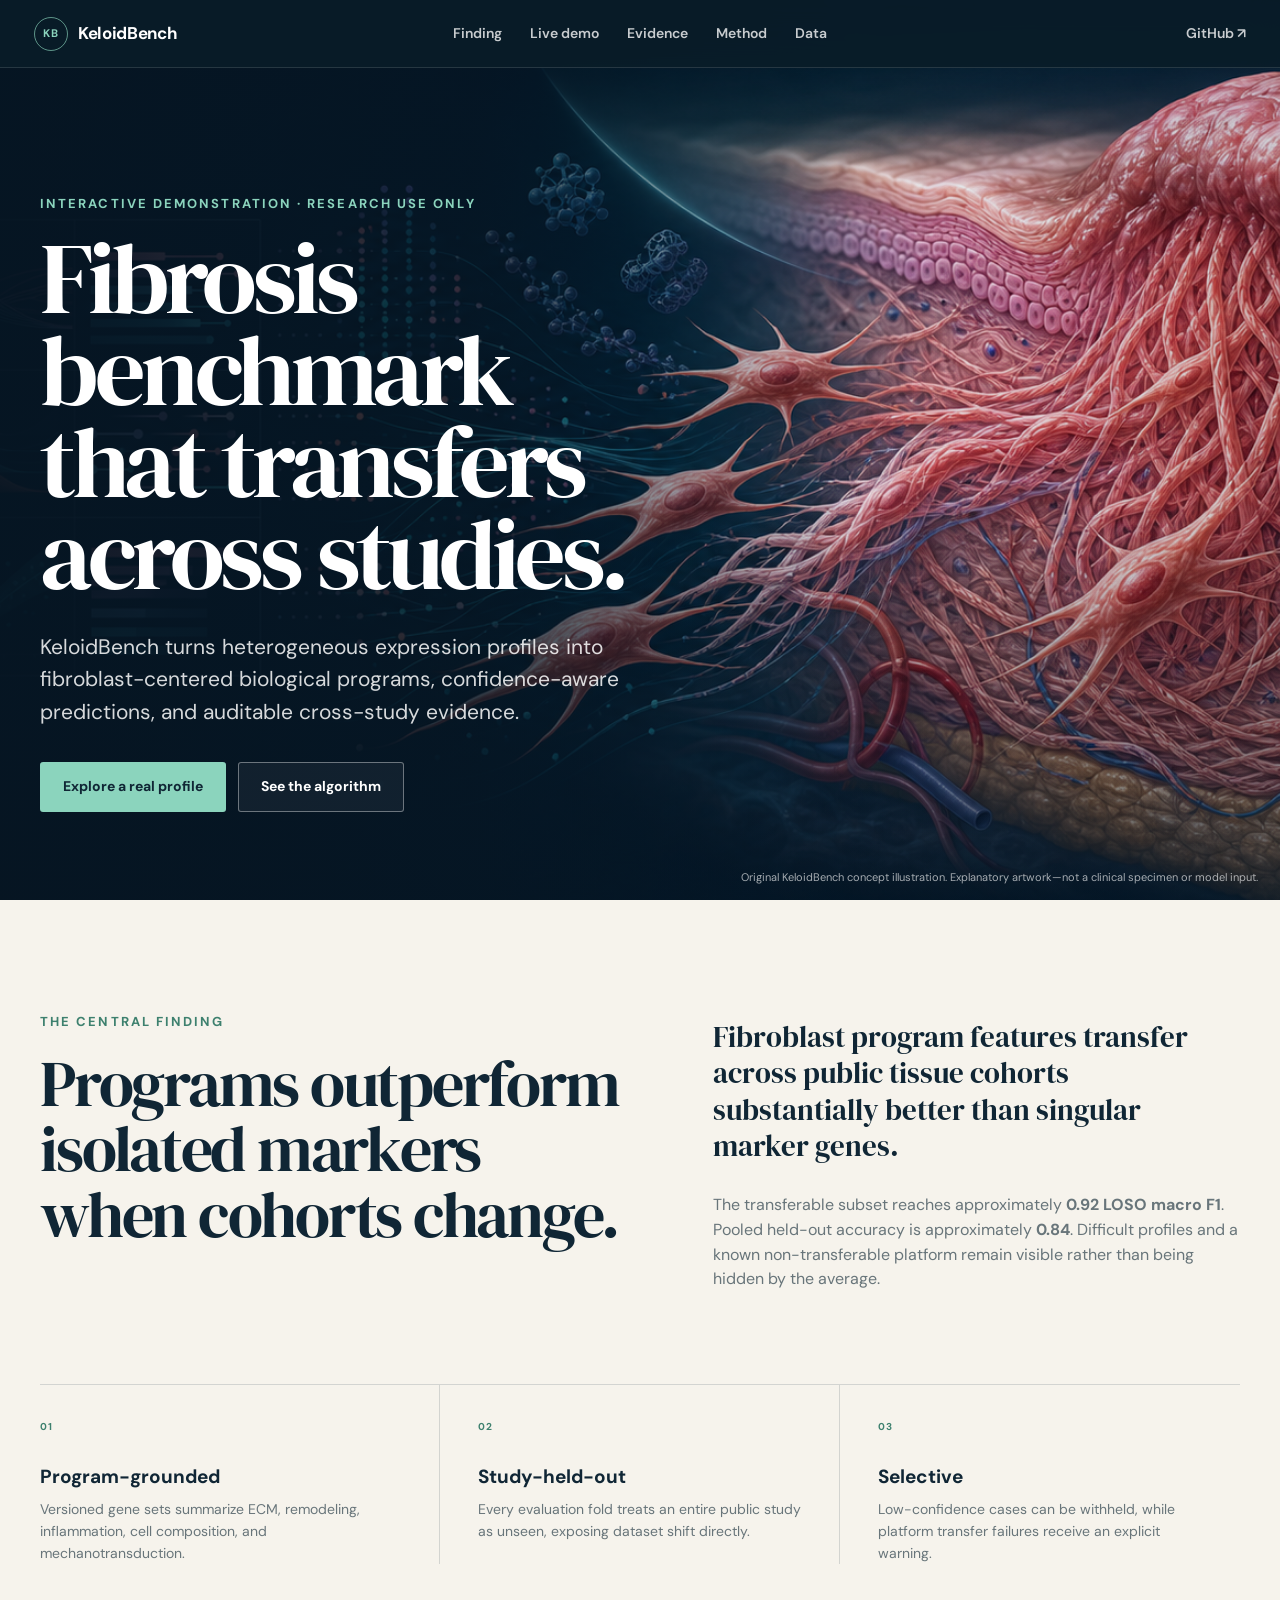
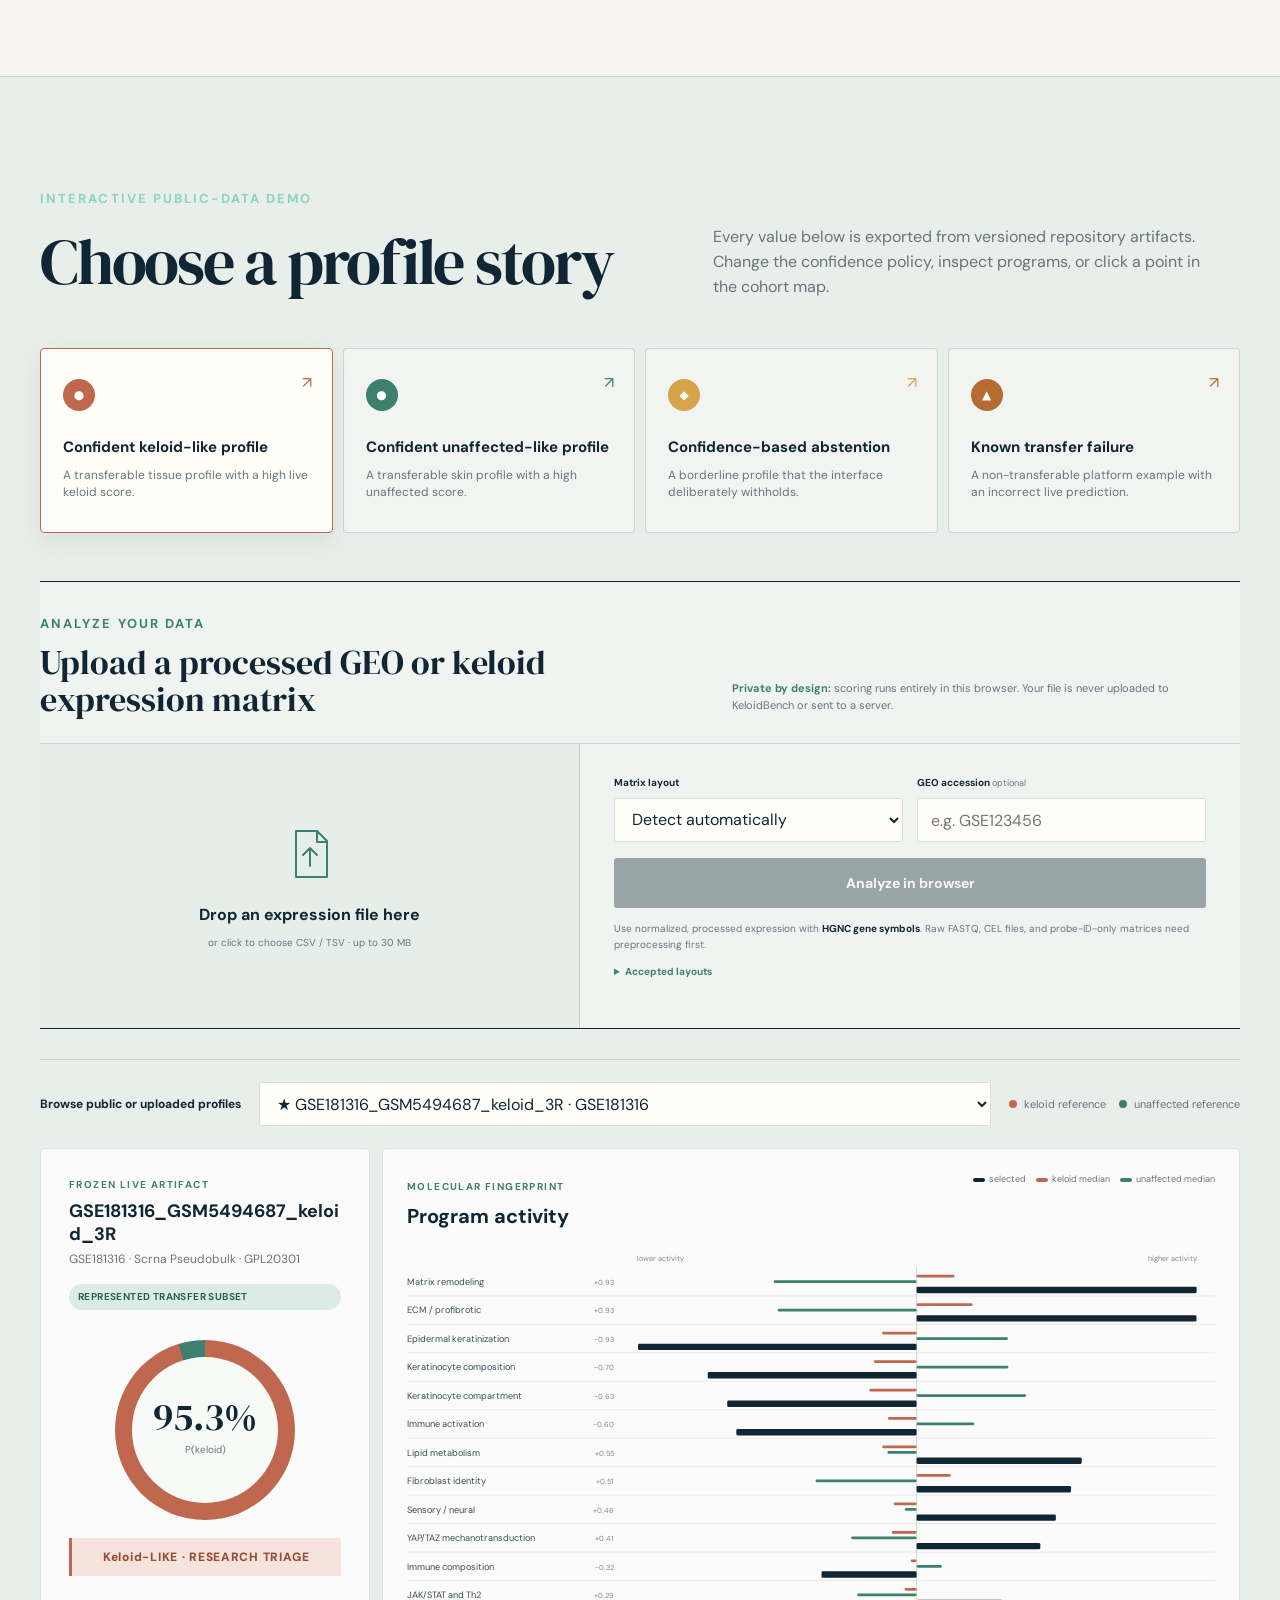
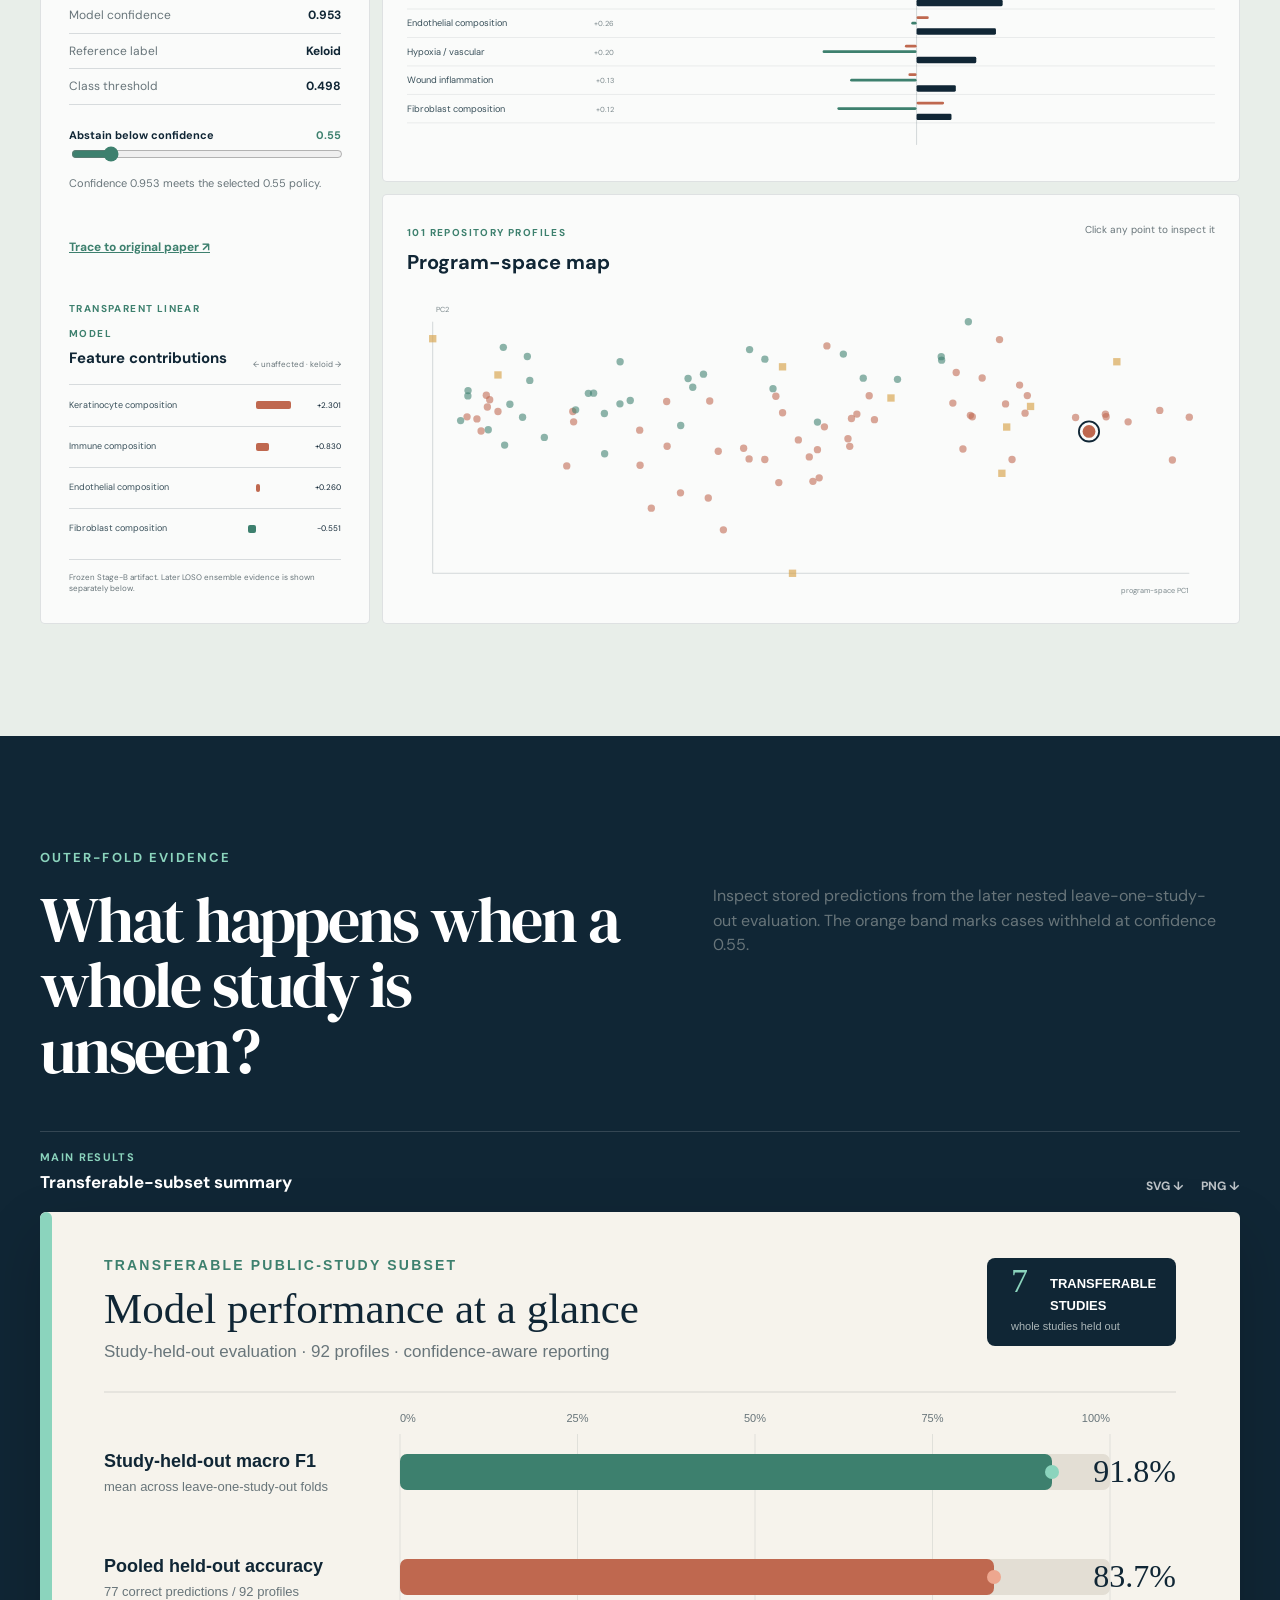
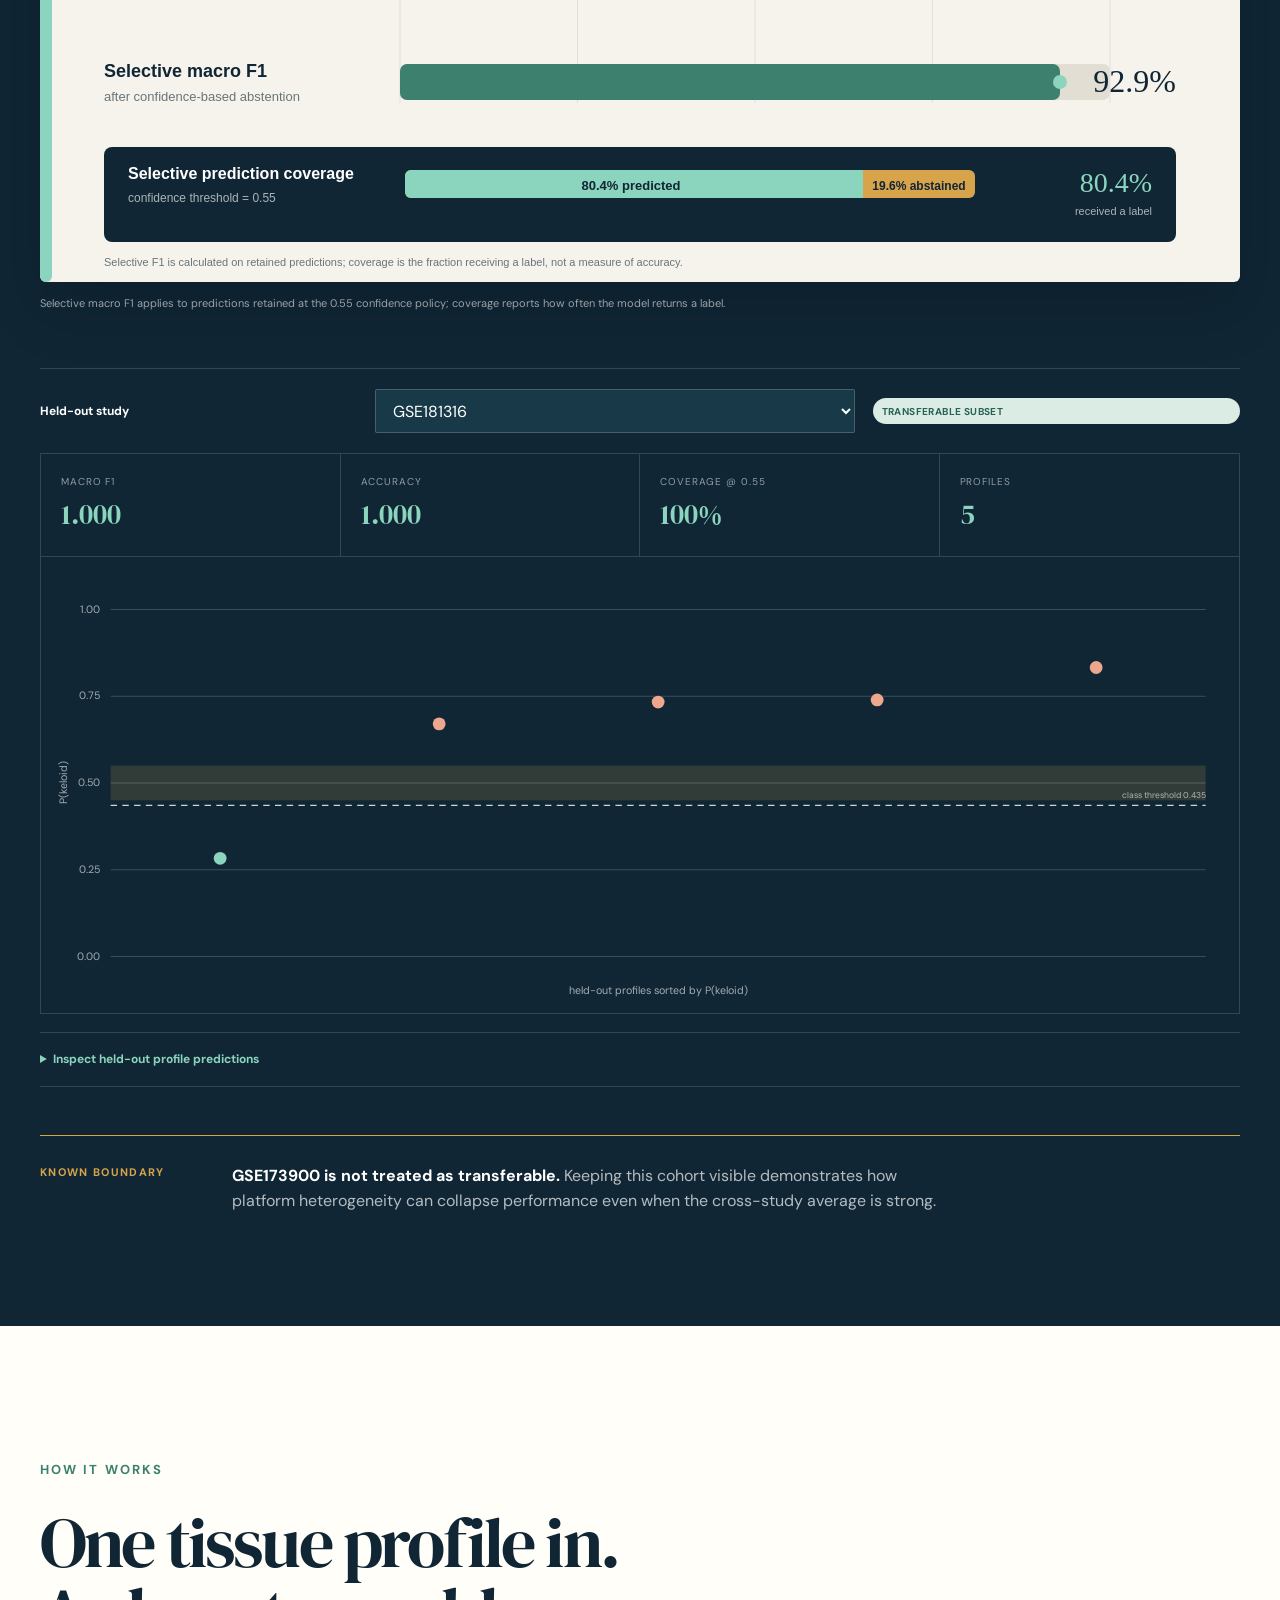
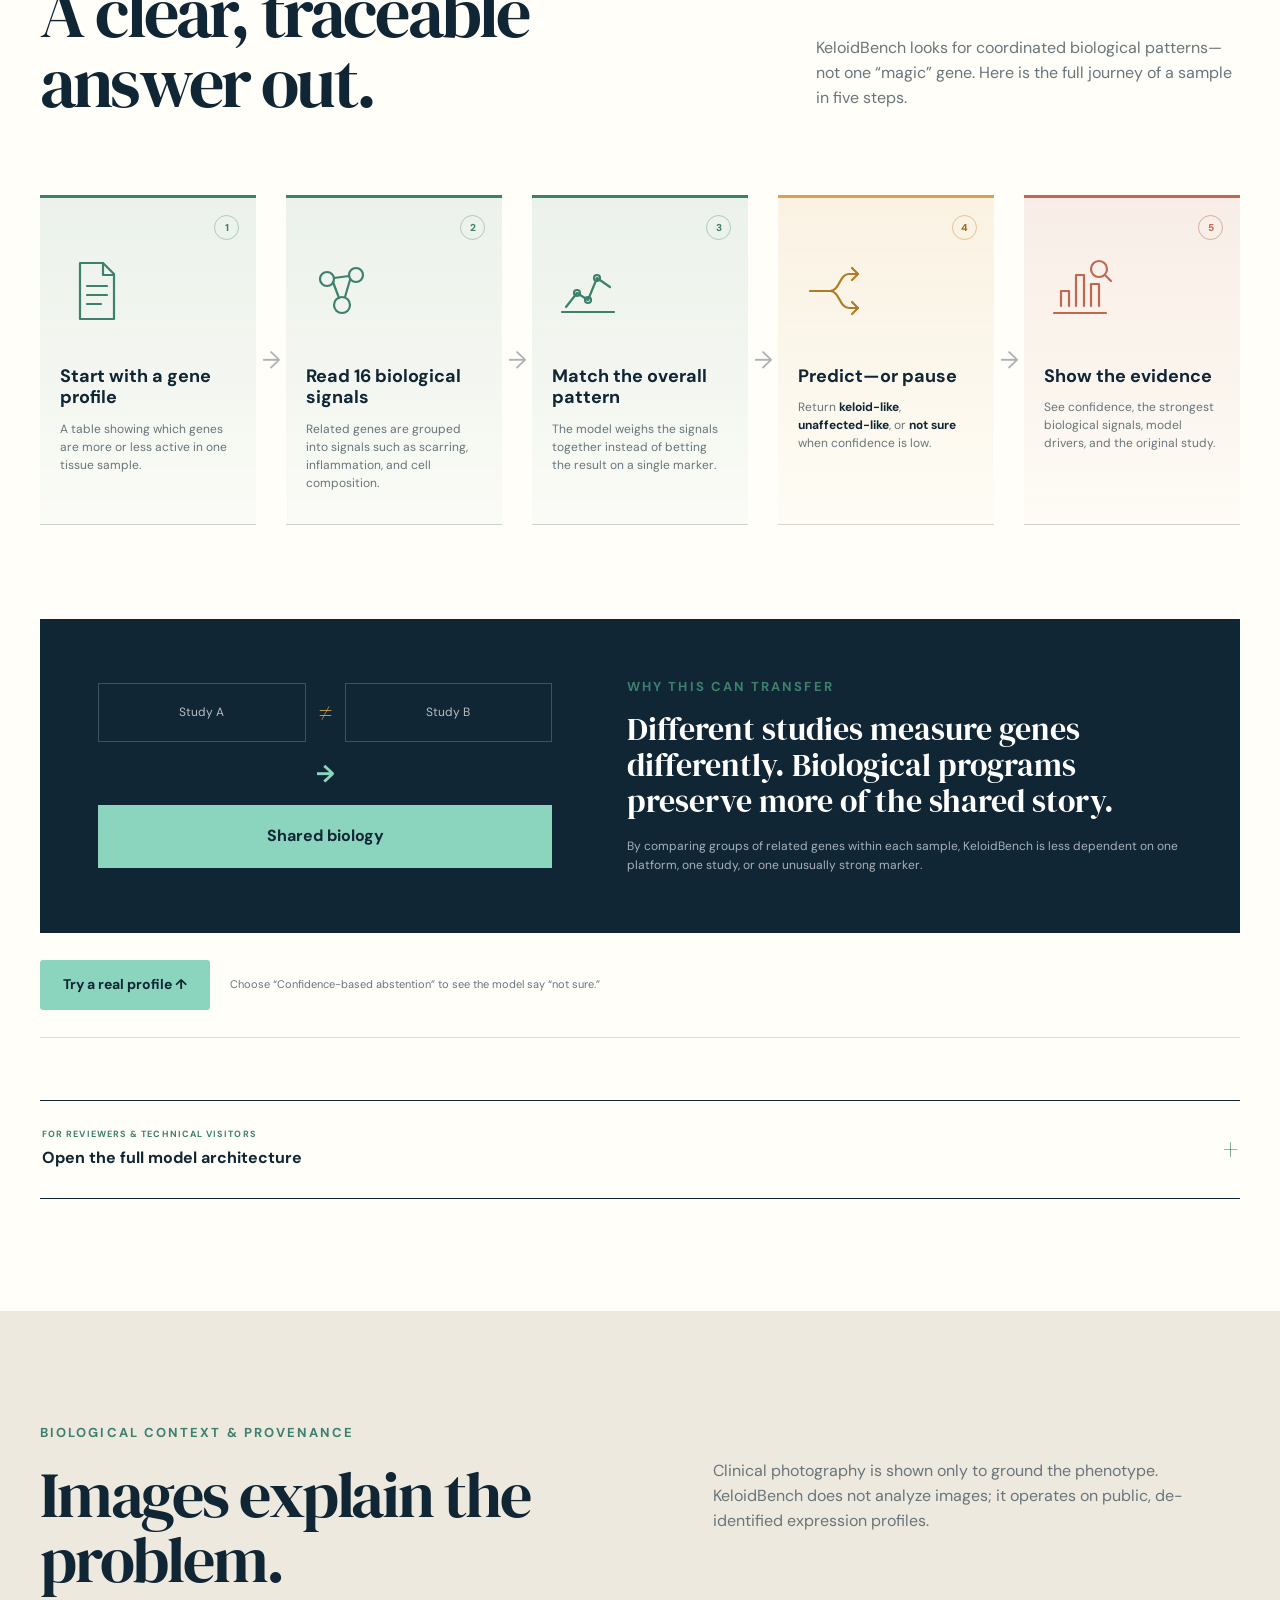
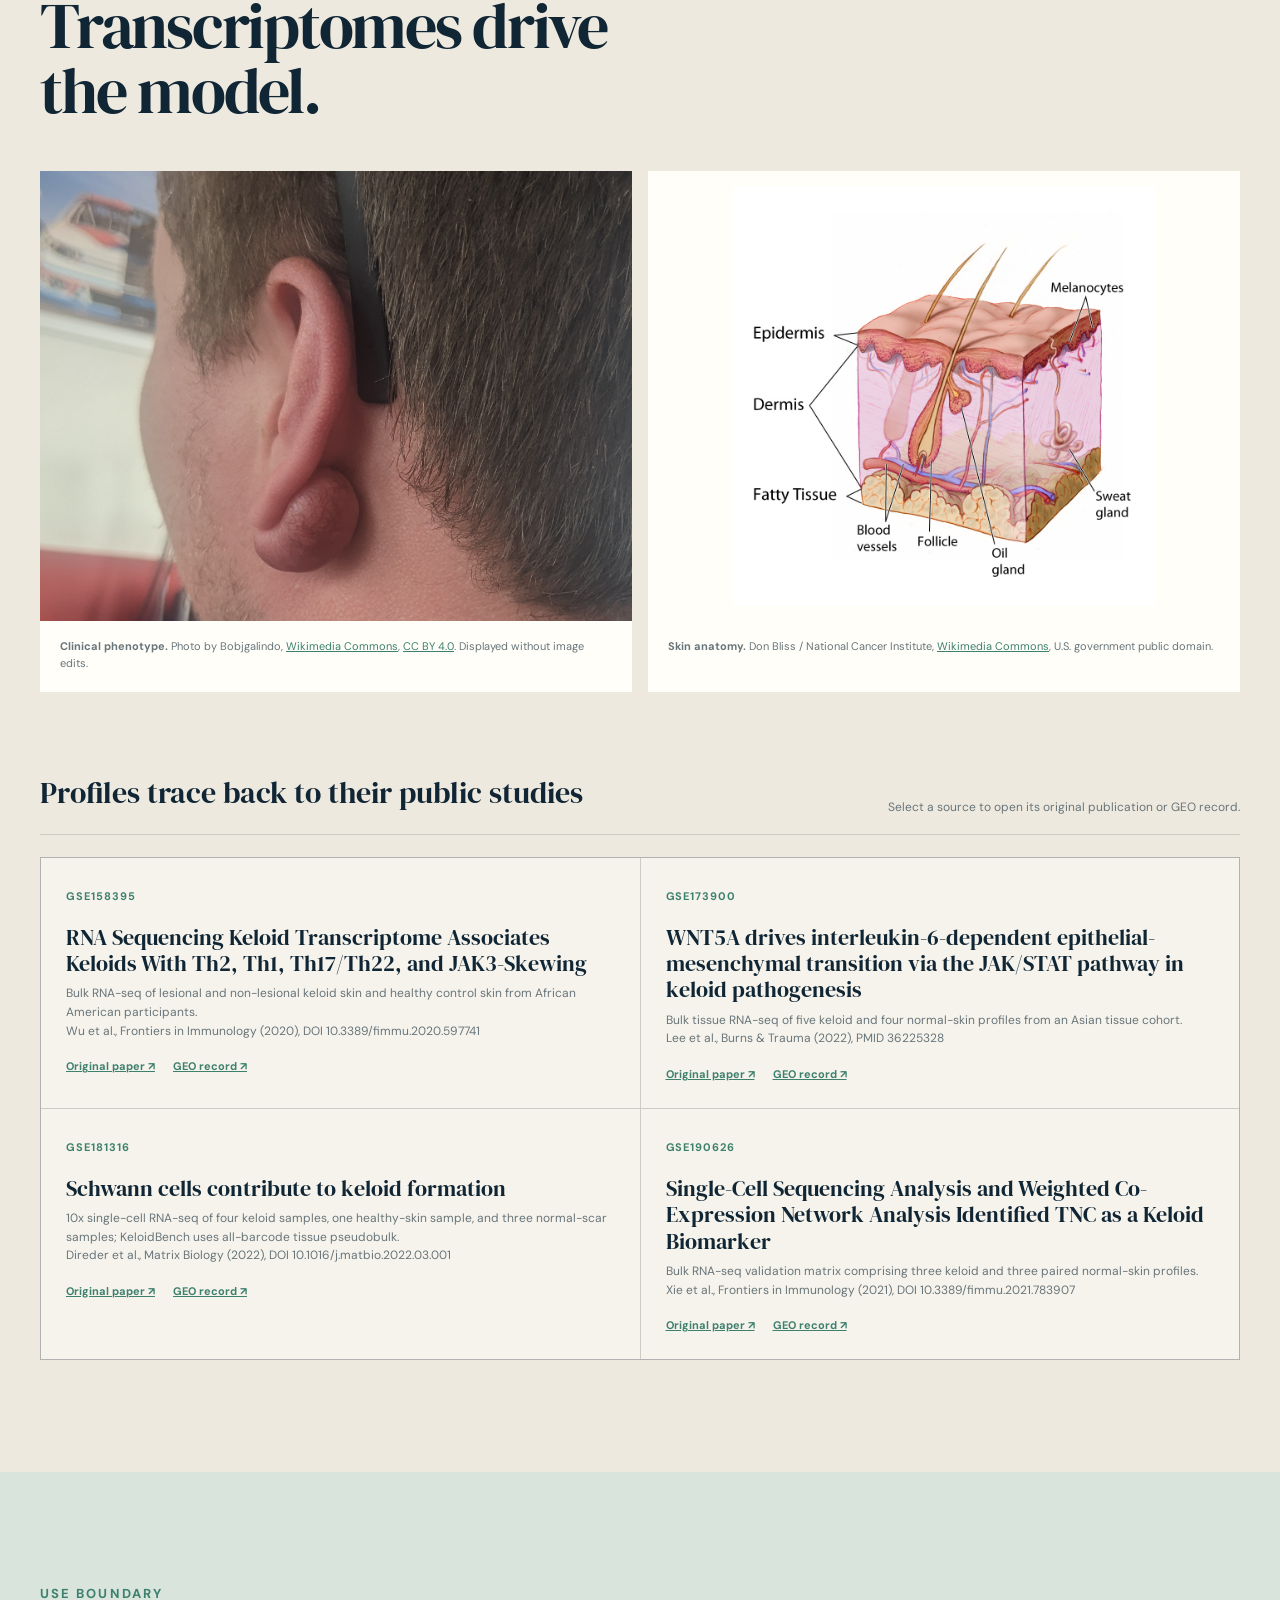
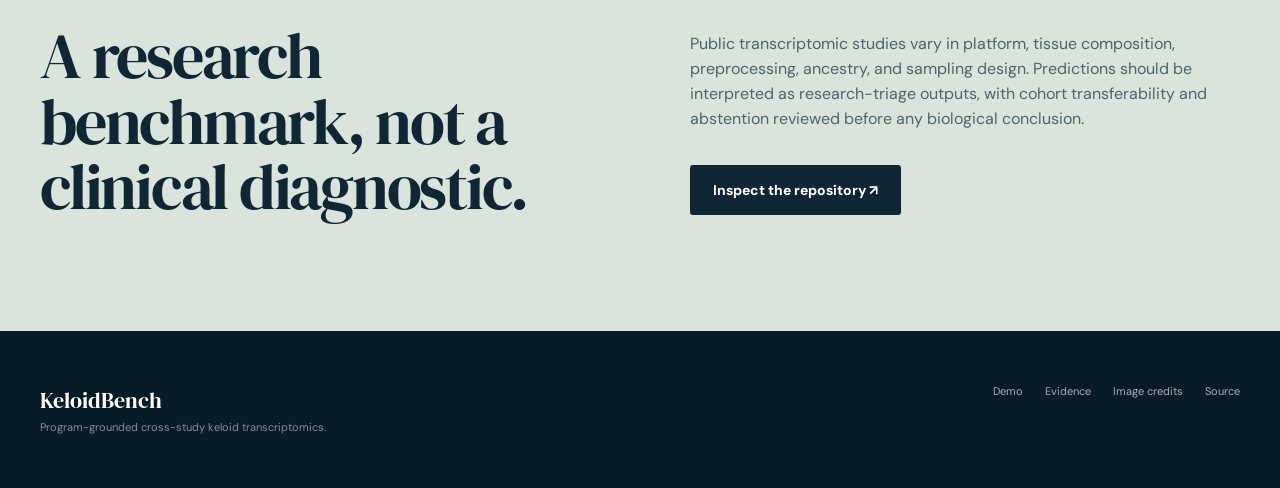
<file: index.html>
<!doctype html>
<html lang="en">
<head>
  <meta charset="utf-8">
  <meta name="viewport" content="width=device-width, initial-scale=1">
  <meta name="description" content="KeloidBench: an interactive, program-grounded benchmark for transferable keloid transcriptomic classification.">
  <meta name="theme-color" content="#102635">
  <title>KeloidBench · Program-grounded transcriptomic triage</title>
  <link rel="preconnect" href="https://fonts.googleapis.com">
  <link rel="preconnect" href="https://fonts.gstatic.com" crossorigin>
  <link href="https://fonts.googleapis.com/css2?family=DM+Sans:wght@400;500;600;700&amp;family=DM+Serif+Display&amp;display=swap" rel="stylesheet">
  <link rel="stylesheet" href="assets/css/styles.css?v=20260802-results">
  <link rel="icon" href="assets/images/favicon.svg" type="image/svg+xml">
</head>
<body>
  <header class="site-header">
    <a class="brand" href="#top" aria-label="KeloidBench home">
      <span class="brand-mark" aria-hidden="true">KB</span>
      <span>KeloidBench</span>
    </a>
    <nav aria-label="Primary navigation">
      <a href="#finding">Finding</a>
      <a href="#demo">Live demo</a>
      <a href="#evidence">Evidence</a>
      <a href="#method">Method</a>
      <a href="#provenance">Data</a>
    </nav>
    <a class="header-link" href="https://github.com/willibmwang/KeloidBench" target="_blank" rel="noreferrer">GitHub ↗</a>
  </header>

  <main id="top">
    <section class="hero" aria-labelledby="hero-title">
      <div class="hero-image" role="img" aria-label="Illustration of keloid skin, fibroblasts, collagen, and program-level data"></div>
      <div class="hero-shade"></div>
      <div class="hero-copy wrap">
        <p class="eyebrow">Interactive demonstration · research use only</p>
        <h1 id="hero-title">Fibrosis benchmark<br>that transfers across studies.</h1>
        <p class="hero-lede">KeloidBench turns heterogeneous expression profiles into fibroblast-centered biological programs, confidence-aware predictions, and auditable cross-study evidence.</p>
        <div class="hero-actions">
          <a class="button primary" href="#demo">Explore a real profile</a>
          <a class="button ghost" href="#method">See the algorithm</a>
        </div>
      </div>
      <p class="hero-credit">Original KeloidBench concept illustration. Explanatory artwork—not a clinical specimen or model input.</p>
    </section>

    <section class="section finding-section" id="finding">
      <div class="wrap split-heading">
        <div>
          <p class="eyebrow dark">The central finding</p>
          <h2>Programs outperform isolated markers when cohorts change.</h2>
        </div>
        <div class="finding-copy">
          <p class="lead">Fibroblast program features transfer across public tissue cohorts substantially better than singular marker genes.</p>
          <p>The transferable subset reaches approximately <strong>0.92 LOSO macro F1</strong>. Pooled held-out accuracy is approximately <strong>0.84</strong>. Difficult profiles and a known non-transferable platform remain visible rather than being hidden by the average.</p>
        </div>
      </div>
      <div class="wrap principle-row" aria-label="Design principles">
        <div><span>01</span><h3>Program-grounded</h3><p>Versioned gene sets summarize ECM, remodeling, inflammation, cell composition, and mechanotransduction.</p></div>
        <div><span>02</span><h3>Study-held-out</h3><p>Every evaluation fold treats an entire public study as unseen, exposing dataset shift directly.</p></div>
        <div><span>03</span><h3>Selective</h3><p>Low-confidence cases can be withheld, while platform transfer failures receive an explicit warning.</p></div>
      </div>
    </section>

    <section class="section demo-section" id="demo">
      <div class="wrap">
        <div class="section-heading">
          <div><p class="eyebrow">Interactive public-data demo</p><h2>Choose a profile story</h2></div>
          <p>Every value below is exported from versioned repository artifacts. Change the confidence policy, inspect programs, or click a point in the cohort map.</p>
        </div>

        <div class="story-grid" id="story-grid" aria-label="Curated examples"></div>

        <section class="upload-lab" id="upload-lab" aria-labelledby="upload-title">
          <div class="upload-heading">
            <div><p class="eyebrow dark">Analyze your data</p><h3 id="upload-title">Upload a processed GEO or keloid expression matrix</h3></div>
            <p><strong>Private by design:</strong> scoring runs entirely in this browser. Your file is never uploaded to KeloidBench or sent to a server.</p>
          </div>
          <div class="upload-workspace">
            <label class="file-drop" id="file-drop" for="expression-file">
              <input id="expression-file" class="visually-hidden" type="file" accept=".csv,.tsv,.txt,text/csv,text/tab-separated-values">
              <svg viewBox="0 0 64 64" aria-hidden="true"><path d="M18 9h21l10 10v36H18z"/><path d="M39 9v11h10M32 44V26M25 33l7-7 7 7"/></svg>
              <strong id="file-name">Drop an expression file here</strong>
              <span>or click to choose CSV / TSV · up to 30 MB</span>
            </label>
            <div class="upload-settings">
              <div class="upload-fields">
                <label for="matrix-orientation"><span>Matrix layout</span><select id="matrix-orientation"><option value="auto">Detect automatically</option><option value="samples_rows">Samples in rows</option><option value="genes_rows">Genes in rows</option></select></label>
                <label for="upload-accession"><span>GEO accession <i>optional</i></span><input id="upload-accession" type="text" placeholder="e.g. GSE123456" maxlength="32"></label>
              </div>
              <button id="analyze-upload" class="button upload-button" type="button" disabled>Analyze in browser</button>
              <p>Use normalized, processed expression with <strong>HGNC gene symbols</strong>. Raw FASTQ, CEL files, and probe-ID-only matrices need preprocessing first.</p>
              <details class="format-help"><summary>Accepted layouts</summary><code>sample_id,POSTN,COL1A1,KRT1,…<br>sample_01,8.2,7.1,3.4,…</code><code>gene_symbol,sample_01,sample_02,…<br>POSTN,8.2,6.1,…</code></details>
            </div>
          </div>
          <div id="upload-status" class="upload-status hidden" role="status" aria-live="polite"></div>
          <div id="upload-results" class="upload-results hidden">
            <div class="upload-results-heading"><div><span class="panel-kicker">Browser-scored profiles</span><h4 id="upload-results-title">Analysis complete</h4></div><p>Click a row to inspect its programs and model drivers below.</p></div>
            <div class="upload-table-wrap"><table><thead><tr><th>Sample</th><th>Score</th><th>Confidence</th><th>Result</th><th>Program coverage</th></tr></thead><tbody id="upload-results-body"></tbody></table></div>
          </div>
        </section>

        <div class="profile-toolbar">
          <label for="profile-select">Browse public or uploaded profiles</label>
          <select id="profile-select" aria-label="Public profile"></select>
          <span class="toolbar-note"><span class="dot coral"></span> keloid reference <span class="dot teal"></span> unaffected reference</span>
        </div>

        <div class="demo-shell">
          <aside class="decision-panel">
            <div class="panel-kicker">Frozen live artifact</div>
            <h3 id="profile-name">Loading profile…</h3>
            <p id="profile-meta" class="muted"></p>
            <div id="transfer-badge" class="status-badge"></div>

            <div class="probability-gauge" id="probability-gauge" aria-label="Keloid probability">
              <div><strong id="probability-value">—</strong><span>P(keloid)</span></div>
            </div>
            <div id="decision-label" class="decision-label">Loading…</div>

            <dl class="score-list">
              <div><dt>Model confidence</dt><dd id="confidence-value">—</dd></div>
              <div><dt>Reference label</dt><dd id="reference-value">—</dd></div>
              <div><dt>Class threshold</dt><dd id="class-threshold-value">—</dd></div>
            </dl>

            <label class="threshold-control" for="confidence-threshold">
              <span>Abstain below confidence</span><output id="threshold-output">0.55</output>
            </label>
            <input id="confidence-threshold" type="range" min="0.50" max="0.90" value="0.55" step="0.01">
            <p id="decision-explanation" class="policy-note"></p>
            <a id="paper-link" class="text-link hidden" href="#" target="_blank" rel="noreferrer">Trace to original paper ↗</a>

            <div class="embedded-contributions">
              <div class="embedded-contribution-heading">
                <div><span class="panel-kicker">Transparent linear model</span><h4>Feature contributions</h4></div>
                <p>← unaffected · keloid →</p>
              </div>
              <div id="contribution-chart"></div>
              <p class="artifact-note">Frozen Stage-B artifact. Later LOSO ensemble evidence is shown separately below.</p>
            </div>
          </aside>

          <div class="visual-panel program-panel">
            <div class="panel-heading">
              <div><span class="panel-kicker">Molecular fingerprint</span><h3>Program activity</h3></div>
              <div class="legend compact"><span><i class="selected"></i> selected</span><span><i class="keloid"></i> keloid median</span><span><i class="unaffected"></i> unaffected median</span></div>
            </div>
            <div id="program-chart" class="svg-chart" aria-live="polite"></div>
          </div>

          <div class="visual-panel pca-panel">
            <div class="panel-heading">
              <div><span class="panel-kicker" id="pca-count">101 repository profiles</span><h3>Program-space map</h3></div>
              <p>Click any point to inspect it</p>
            </div>
            <div id="pca-chart" class="svg-chart" aria-live="polite"></div>
          </div>

        </div>
      </div>
    </section>

    <section class="section evidence-section" id="evidence">
      <div class="wrap">
        <div class="section-heading light-heading">
          <div><p class="eyebrow">Outer-fold evidence</p><h2>What happens when a whole study is unseen?</h2></div>
          <p>Inspect stored predictions from the later nested leave-one-study-out evaluation. The orange band marks cases withheld at confidence 0.55.</p>
        </div>

        <figure class="results-overview">
          <div class="results-overview-heading">
            <div><span>Main results</span><strong>Transferable-subset summary</strong></div>
            <div class="results-downloads">
              <a href="assets/images/keloidbench-results.svg" download>SVG ↓</a>
              <a href="assets/images/keloidbench-results.png" download>PNG ↓</a>
            </div>
          </div>
          <div class="results-graphic-frame">
            <img src="assets/images/keloidbench-results.svg?v=20260802-results" alt="KeloidBench results: 91.8% study-held-out macro F1, 83.7% pooled accuracy, 92.9% selective macro F1, and 80.4% selective coverage across seven transferable studies.">
          </div>
          <figcaption>Selective macro F1 applies to predictions retained at the 0.55 confidence policy; coverage reports how often the model returns a label.</figcaption>
        </figure>

        <div class="fold-toolbar">
          <label for="fold-select">Held-out study</label>
          <select id="fold-select"></select>
          <span id="fold-transfer" class="status-badge"></span>
        </div>
        <div class="fold-metrics">
          <div><span>Macro F1</span><strong id="fold-f1">—</strong></div>
          <div><span>Accuracy</span><strong id="fold-accuracy">—</strong></div>
          <div><span>Coverage @ 0.55</span><strong id="fold-coverage">—</strong></div>
          <div><span>Profiles</span><strong id="fold-count">—</strong></div>
        </div>
        <div class="evidence-plot-wrap">
          <div id="fold-chart" class="svg-chart dark-chart"></div>
        </div>
        <details class="prediction-details">
          <summary>Inspect held-out profile predictions</summary>
          <div class="table-scroll"><table id="prediction-table"><thead><tr><th>Profile</th><th>Reference</th><th>P(keloid)</th><th>Prediction</th><th>Confidence</th><th>Selective decision</th></tr></thead><tbody></tbody></table></div>
        </details>
        <div class="failure-callout">
          <span>Known boundary</span>
          <p><strong>GSE173900 is not treated as transferable.</strong> Keeping this cohort visible demonstrates how platform heterogeneity can collapse performance even when the cross-study average is strong.</p>
        </div>
      </div>
    </section>

    <section class="section method-section" id="method">
      <div class="wrap">
        <div class="method-intro">
          <p class="eyebrow dark">How it works</p>
          <h2>One tissue profile in.<br>A clear, traceable answer out.</h2>
          <p>KeloidBench looks for coordinated biological patterns—not one “magic” gene. Here is the full journey of a sample in five steps.</p>
        </div>

        <div class="walk-flow" aria-label="Five-step KeloidBench workflow">
          <article class="walk-step">
            <span class="walk-number">1</span>
            <svg class="walk-icon" viewBox="0 0 72 72" aria-hidden="true"><path d="M20 8h23l11 11v45H20z"/><path d="M43 8v12h11M27 31h20M27 40h20M27 49h14"/></svg>
            <h3>Start with a gene profile</h3>
            <p>A table showing which genes are more or less active in one tissue sample.</p>
          </article>
          <span class="walk-arrow" aria-hidden="true">→</span>
          <article class="walk-step">
            <span class="walk-number">2</span>
            <svg class="walk-icon" viewBox="0 0 72 72" aria-hidden="true"><circle cx="21" cy="24" r="7"/><circle cx="50" cy="20" r="7"/><circle cx="36" cy="50" r="8"/><path d="M27 27l6 16M44 25l-5 17M28 23l15-2"/></svg>
            <h3>Read 16 biological signals</h3>
            <p>Related genes are grouped into signals such as scarring, inflammation, and cell composition.</p>
          </article>
          <span class="walk-arrow" aria-hidden="true">→</span>
          <article class="walk-step">
            <span class="walk-number">3</span>
            <svg class="walk-icon" viewBox="0 0 72 72" aria-hidden="true"><path d="M10 57h52M14 52l11-14 11 7 9-22 13 9"/><circle cx="25" cy="38" r="3"/><circle cx="36" cy="45" r="3"/><circle cx="45" cy="23" r="3"/></svg>
            <h3>Match the overall pattern</h3>
            <p>The model weighs the signals together instead of betting the result on a single marker.</p>
          </article>
          <span class="walk-arrow" aria-hidden="true">→</span>
          <article class="walk-step decision-step">
            <span class="walk-number">4</span>
            <svg class="walk-icon" viewBox="0 0 72 72" aria-hidden="true"><path d="M12 36h20M32 36c10 0 9-17 19-17h9M32 36c10 0 9 17 19 17h9"/><path d="M54 13l6 6-6 6M54 47l6 6-6 6"/></svg>
            <h3>Predict—or pause</h3>
            <p>Return <b>keloid-like</b>, <b>unaffected-like</b>, or <b>not sure</b> when confidence is low.</p>
          </article>
          <span class="walk-arrow" aria-hidden="true">→</span>
          <article class="walk-step evidence-step">
            <span class="walk-number">5</span>
            <svg class="walk-icon" viewBox="0 0 72 72" aria-hidden="true"><path d="M10 58h52M17 51V36h8v15M32 51V20h8v31M47 51V29h8v22"/><circle cx="55" cy="14" r="8"/><path d="M61 20l6 6"/></svg>
            <h3>Show the evidence</h3>
            <p>See confidence, the strongest biological signals, model drivers, and the original study.</p>
          </article>
        </div>

        <div class="transfer-explainer">
          <div class="transfer-graphic" aria-hidden="true"><span>Study A</span><i>≠</i><span>Study B</span><b>→</b><strong>Shared biology</strong></div>
          <div><p class="eyebrow dark">Why this can transfer</p><h3>Different studies measure genes differently. Biological programs preserve more of the shared story.</h3><p>By comparing groups of related genes within each sample, KeloidBench is less dependent on one platform, one study, or one unusually strong marker.</p></div>
        </div>

        <div class="method-actions">
          <a class="button primary" href="#demo">Try a real profile ↑</a>
          <span>Choose “Confidence-based abstention” to see the model say “not sure.”</span>
        </div>

        <details class="technical-methods">
          <summary><span><small>For reviewers &amp; technical visitors</small>Open the full model architecture</span><b aria-hidden="true">+</b></summary>
          <div class="technical-grid">
            <article><span>01 · Program scoring</span><h3>Within-sample rank contrasts</h3><p>Genes are mapped to HGNC symbols and ranked inside each sample. Each score is the mean rank of a program’s positive genes minus the mean rank of its reference genes. Minimum-gene coverage is checked before scoring.</p><div class="formula" aria-label="Program score formula"><span>s<sub>p</sub>(x)</span><strong>=</strong><span>mean rank(G<sup>+</sup><sub>p</sub>)</span><strong>−</strong><span>mean rank(G<sup>−</sup><sub>p</sub>)</span></div></article>
            <article><span>02 · Learning</span><h3>Small, transparent linear models</h3><p>Predefined fibrosis, composition, scar, and fused program views feed standardized linear SVM and regularized logistic models. Donor/accession weighting limits domination by large studies or repeated donors.</p></article>
            <article><span>03 · Transfer test</span><h3>Leave one whole study out</h3><p>One study is held aside. Only the remaining studies select the feature view, model, normalization, and threshold. The top three choices vote, and the untouched study is scored once.</p></article>
            <article><span>04 · Selective output</span><h3>A prediction is not permission to guess</h3><p>A class threshold produces the label. Confidence is max(score, 1 − score); below the fixed confidence policy, the output is abstain. Scores, contributions, coverage, and provenance are retained.</p></article>
          </div>
          <div class="evidence-objects">
            <div><span>What powers this live page</span><h4>Frozen four-program linear scorer</h4><p>The interactive profile panel uses fibroblast, keratinocyte, immune, and endothelial composition signals. Its sigmoid-mapped SVM margin is a research score—not a clinically calibrated probability.</p></div>
            <div><span>What supports the transfer claim</span><h4>Separate nested study-held-out ensemble</h4><p>The broader top-three program ensemble reaches 0.918 mean LOSO macro F1 and 77/92 pooled held-out accuracy on the seven-study transferable subset.</p></div>
          </div>
        </details>
      </div>
    </section>

    <section class="section context-section" id="provenance">
      <div class="wrap">
        <div class="section-heading">
          <div><p class="eyebrow dark">Biological context &amp; provenance</p><h2>Images explain the problem. Transcriptomes drive the model.</h2></div>
          <p>Clinical photography is shown only to ground the phenotype. KeloidBench does not analyze images; it operates on public, de-identified expression profiles.</p>
        </div>
        <div class="context-grid">
          <figure>
            <img src="assets/images/keloid-ear-clinical.jpg" alt="Clinical photograph of an ear-lobe keloid">
            <figcaption><strong>Clinical phenotype.</strong> Photo by Bobjgalindo, <a href="https://commons.wikimedia.org/wiki/File:A_keloid_scar_on_ear_lobe.jpg" target="_blank" rel="noreferrer">Wikimedia Commons</a>, <a href="https://creativecommons.org/licenses/by/4.0/" target="_blank" rel="noreferrer">CC BY 4.0</a>. Displayed without image edits.</figcaption>
          </figure>
          <figure class="anatomy-figure">
            <img src="assets/images/skin-anatomy-nci.jpg" alt="National Cancer Institute illustration of human skin anatomy">
            <figcaption><strong>Skin anatomy.</strong> Don Bliss / National Cancer Institute, <a href="https://commons.wikimedia.org/wiki/File:Anatomy_The_Skin_-_NCI_Visuals_Online.jpg" target="_blank" rel="noreferrer">Wikimedia Commons</a>, U.S. government public domain.</figcaption>
          </figure>
        </div>

        <div class="source-heading"><h3>Profiles trace back to their public studies</h3><p>Select a source to open its original publication or GEO record.</p></div>
        <div id="source-grid" class="source-grid"></div>
      </div>
    </section>

    <section class="section limitations-section">
      <div class="wrap limitations-grid">
        <div><p class="eyebrow dark">Use boundary</p><h2>A research benchmark, not a clinical diagnostic.</h2></div>
        <div>
          <p>Public transcriptomic studies vary in platform, tissue composition, preprocessing, ancestry, and sampling design. Predictions should be interpreted as research-triage outputs, with cohort transferability and abstention reviewed before any biological conclusion.</p>
          <a class="button dark-button" href="https://github.com/willibmwang/KeloidBench" target="_blank" rel="noreferrer">Inspect the repository ↗</a>
        </div>
      </div>
    </section>
  </main>

  <footer>
    <div class="wrap"><div><strong>KeloidBench</strong><p>Program-grounded cross-study keloid transcriptomics.</p></div><div><a href="#demo">Demo</a><a href="#evidence">Evidence</a><a href="https://github.com/willibmwang/KeloidBench/blob/keloidbench-demo/demo/IMAGE_CREDITS.md">Image credits</a><a href="https://github.com/willibmwang/KeloidBench">Source</a></div></div>
  </footer>

  <div id="tooltip" class="tooltip" role="tooltip"></div>
  <script src="assets/js/app.js?v=20260802-clean" defer></script>
</body>
</html>
</file>
<file: assets/css/styles.css>
:root {
  --ink: #102635;
  --ink-2: #183947;
  --paper: #f6f3ec;
  --paper-2: #eee9df;
  --teal: #3d806e;
  --teal-light: #8bd4bd;
  --coral: #bf684f;
  --coral-light: #eda78f;
  --gold: #d7a34b;
  --muted: #68757a;
  --line: rgba(16, 38, 53, .15);
  --white: #fffef9;
  --serif: "DM Serif Display", Georgia, serif;
  --sans: "DM Sans", system-ui, sans-serif;
  --shadow: 0 24px 80px rgba(10, 29, 38, .12);
}

* { box-sizing: border-box; }
html { scroll-behavior: smooth; scroll-padding-top: 74px; }
body { margin: 0; background: var(--paper); color: var(--ink); font-family: var(--sans); line-height: 1.55; }
a { color: inherit; }
button, select, input { font: inherit; }
button { color: inherit; }
.wrap { width: min(1200px, calc(100% - 48px)); margin: 0 auto; }
.hidden { display: none !important; }
.muted { color: var(--muted); }

.site-header { position: fixed; z-index: 100; inset: 0 0 auto; height: 68px; display: grid; grid-template-columns: 1fr auto 1fr; align-items: center; padding: 0 34px; color: white; background: rgba(10, 29, 40, .88); border-bottom: 1px solid rgba(255,255,255,.12); backdrop-filter: blur(16px); }
.brand { display: inline-flex; align-items: center; gap: 10px; width: max-content; text-decoration: none; font-size: 17px; font-weight: 700; letter-spacing: -.02em; }
.brand-mark { display: grid; place-items: center; width: 34px; height: 34px; border: 1px solid rgba(139,212,189,.65); border-radius: 50%; color: var(--teal-light); font-size: 11px; letter-spacing: .05em; }
.site-header nav { display: flex; gap: 28px; }
.site-header nav a, .header-link { color: rgba(255,255,255,.78); text-decoration: none; font-size: 14px; font-weight: 600; transition: color .2s ease; }
.site-header nav a:hover, .header-link:hover { color: white; }
.header-link { justify-self: end; }

.hero { position: relative; min-height: 900px; color: white; overflow: hidden; }
.hero-image, .hero-shade { position: absolute; inset: 0; }
.hero-image { background: url("../images/keloidbench-hero.png") center/cover no-repeat; transform: scale(1.015); }
.hero-shade { background: linear-gradient(90deg, rgba(6,21,34,.96) 0%, rgba(6,21,34,.78) 37%, rgba(6,21,34,.08) 67%, rgba(6,21,34,.18) 100%), linear-gradient(0deg, rgba(6,21,34,.5), transparent 45%); }
.hero-copy { position: relative; z-index: 2; padding: 194px 0 80px; }
.eyebrow { margin: 0 0 19px; color: var(--teal-light); font-size: 13px; font-weight: 700; letter-spacing: .16em; text-transform: uppercase; }
.eyebrow.dark { color: var(--teal); }
.hero h1 { max-width: 770px; margin: 0; font-family: var(--serif); font-size: clamp(60px, 7.8vw, 106px); font-weight: 400; line-height: .92; letter-spacing: -.045em; }
.hero-lede { max-width: 640px; margin: 30px 0 0; color: rgba(255,255,255,.84); font-size: 21px; line-height: 1.55; }
.hero-actions { display: flex; gap: 12px; margin-top: 34px; }
.button { display: inline-flex; align-items: center; justify-content: center; min-height: 50px; padding: 0 22px; border: 1px solid transparent; border-radius: 3px; text-decoration: none; font-size: 14px; font-weight: 700; }
.button.primary { color: var(--ink); background: var(--teal-light); }
.button.ghost { color: white; border-color: rgba(255,255,255,.38); background: rgba(255,255,255,.05); }
.button:hover { transform: translateY(-1px); }
.hero-credit { position: absolute; z-index: 2; right: 22px; bottom: 14px; margin: 0; color: rgba(255,255,255,.64); font-size: 11px; }

.section { padding: 112px 0; }
.split-heading, .section-heading { display: grid; grid-template-columns: 1.05fr .95fr; gap: 90px; align-items: start; }
.section-heading { margin-bottom: 48px; }
.section-heading h2, .split-heading h2, .limitations-grid h2 { max-width: 610px; margin: 0; font-family: var(--serif); font-size: clamp(42px, 5vw, 66px); font-weight: 400; line-height: 1.02; letter-spacing: -.035em; }
.section-heading > p, .section-heading > div + p { max-width: 510px; margin: 36px 0 0; color: var(--muted); }
.finding-copy .lead { margin-top: 7px; color: var(--ink); font-family: var(--serif); font-size: 29px; line-height: 1.25; }
.finding-copy p:last-child { color: var(--muted); }
.principle-row { display: grid; grid-template-columns: repeat(3, 1fr); margin-top: 76px; border-top: 1px solid var(--line); }
.principle-row > div { padding: 28px 38px 0 0; border-right: 1px solid var(--line); }
.principle-row > div + div { padding-left: 38px; }
.principle-row > div:last-child { border-right: 0; }
.principle-row span, .panel-kicker { color: var(--teal); font-size: 10px; font-weight: 700; letter-spacing: .14em; text-transform: uppercase; }
.principle-row h3 { margin: 24px 0 8px; font-size: 19px; }
.principle-row p { margin: 0; color: var(--muted); font-size: 14px; }

.demo-section { background: #e8eee9; border-top: 1px solid var(--line); }
.story-grid { display: grid; grid-template-columns: repeat(4, 1fr); gap: 10px; }
.story-card { --story-color: var(--teal); position: relative; min-height: 185px; padding: 22px; border: 1px solid var(--line); border-radius: 4px; text-align: left; background: rgba(255,255,255,.38); cursor: pointer; transition: background .2s, border-color .2s, transform .2s; }
.story-card:hover { transform: translateY(-2px); background: rgba(255,255,255,.72); }
.story-card[data-slug="confident_keloid"] { --story-color: var(--coral); }
.story-card[data-slug="confident_unaffected"] { --story-color: var(--teal); }
.story-card[data-slug="abstention"] { --story-color: var(--gold); }
.story-card[data-slug="transfer_failure"] { --story-color: #b66b32; }
.story-card.active { border-color: var(--story-color); background: var(--white); box-shadow: 0 8px 24px rgba(16,38,53,.07); }
.story-icon { display: grid; place-items: center; width: 32px; height: 32px; margin-bottom: 25px; border-radius: 50%; color: white; background: var(--story-color); font-size: 12px; }
.story-card h3 { margin: 0 0 7px; font-size: 15px; }
.story-card p { margin: 0; color: var(--muted); font-size: 12px; line-height: 1.45; }
.story-arrow { position: absolute; top: 22px; right: 20px; color: var(--story-color); }
.visually-hidden { position: absolute !important; width: 1px; height: 1px; padding: 0; margin: -1px; overflow: hidden; clip: rect(0,0,0,0); white-space: nowrap; border: 0; }
.upload-lab { margin-top: 48px; border-top: 1px solid var(--ink); border-bottom: 1px solid var(--ink); background: rgba(255,255,255,.35); }
.upload-heading { display: grid; grid-template-columns: 1.1fr .9fr; gap: 70px; align-items: end; padding: 32px 0 26px; }
.upload-heading .eyebrow { margin-bottom: 10px; }.upload-heading h3 { max-width: 660px; margin: 0; font-family: var(--serif); font-size: 34px; font-weight: 400; line-height: 1.08; }
.upload-heading > p { max-width: 450px; margin: 0 0 3px; color: var(--muted); font-size: 11px; }.upload-heading > p strong { color: var(--teal); }
.upload-workspace { display: grid; grid-template-columns: .9fr 1.1fr; min-height: 285px; border-top: 1px solid var(--line); }
.file-drop { display: flex; flex-direction: column; align-items: center; justify-content: center; padding: 34px; border-right: 1px solid var(--line); color: var(--teal); background: rgba(61,128,110,.055); text-align: center; cursor: pointer; transition: background .2s, box-shadow .2s; }
.file-drop:hover, .file-drop.dragging { background: rgba(61,128,110,.12); box-shadow: inset 0 0 0 2px var(--teal); }
.file-drop svg { width: 64px; height: 64px; margin-bottom: 17px; fill: none; stroke: currentColor; stroke-width: 2; stroke-linecap: round; stroke-linejoin: round; }
.file-drop strong { max-width: 360px; color: var(--ink); font-size: 16px; overflow-wrap: anywhere; }.file-drop span { margin-top: 7px; color: var(--muted); font-size: 10px; }
.upload-settings { padding: 31px 34px; }
.upload-fields { display: grid; grid-template-columns: 1fr 1fr; gap: 14px; }.upload-fields label > span { display: block; margin-bottom: 7px; font-size: 10px; font-weight: 700; }.upload-fields label i { color: var(--muted); font-size: 9px; font-style: normal; font-weight: 400; }
.upload-fields input { width: 100%; height: 44px; padding: 0 13px; border: 1px solid var(--line); border-radius: 2px; color: var(--ink); background: var(--white); }
.upload-button { width: 100%; margin-top: 16px; color: white; background: var(--ink); cursor: pointer; }.upload-button:disabled { opacity: .38; cursor: not-allowed; }
.upload-settings > p { margin: 13px 0 0; color: var(--muted); font-size: 10px; }.upload-settings > p strong { color: var(--ink); }
.format-help { margin-top: 12px; color: var(--teal); font-size: 10px; }.format-help summary { cursor: pointer; font-weight: 700; }.format-help code { display: block; margin-top: 8px; padding: 9px 11px; overflow-x: auto; color: #4c6268; background: var(--paper); font-size: 8px; white-space: nowrap; }
.upload-status { padding: 15px 18px; border-top: 1px solid var(--line); color: #376c5e; background: #dcece5; font-size: 11px; }.upload-status.warning { color: #745315; background: #f3e6c8; }.upload-status.error { color: #873e30; background: #f3dfd9; }
.upload-results { border-top: 1px solid var(--line); }.upload-results-heading { display: flex; justify-content: space-between; gap: 30px; align-items: end; padding: 24px 0 17px; }.upload-results-heading h4 { margin: 4px 0 0; font-size: 18px; }.upload-results-heading p { margin: 0; color: var(--muted); font-size: 10px; }
.upload-table-wrap { max-height: 290px; overflow: auto; padding-bottom: 15px; }.upload-results table { font-size: 10px; }.upload-results th { position: sticky; z-index: 1; top: 0; color: var(--muted); background: #edf1ed; }.upload-results td { color: #455d63; }.upload-results tbody tr { cursor: pointer; transition: background .15s; }.upload-results tbody tr:hover, .upload-results tbody tr.selected { background: rgba(61,128,110,.1); }.upload-result-label { font-weight: 800; text-transform: uppercase; }.upload-result-label.keloid { color: var(--coral); }.upload-result-label.non-keloid { color: var(--teal); }.upload-result-label.abstain { color: #9b6b19; }
.profile-toolbar { display: grid; grid-template-columns: auto minmax(280px, 1fr) auto; gap: 18px; align-items: center; padding: 22px 0; margin-top: 30px; border-top: 1px solid var(--line); }
.profile-toolbar label, .fold-toolbar label { font-size: 12px; font-weight: 700; }
select { width: 100%; height: 44px; padding: 0 37px 0 13px; border: 1px solid var(--line); border-radius: 2px; color: var(--ink); background: var(--white); }
.toolbar-note { color: var(--muted); font-size: 11px; white-space: nowrap; }
.dot { display: inline-block; width: 8px; height: 8px; margin: 0 4px 0 10px; border-radius: 50%; }
.dot:first-child { margin-left: 0; }
.dot.coral { background: var(--coral); }.dot.teal { background: var(--teal); }

.demo-shell { display: grid; grid-template-columns: 330px 1fr; gap: 12px; }
.decision-panel, .visual-panel { border: 1px solid rgba(16,38,53,.12); border-radius: 5px; background: rgba(255,255,255,.77); }
.decision-panel { display: flex; flex-direction: column; grid-row: span 2; padding: 28px; }
.decision-panel h3 { margin: 7px 0 4px; overflow-wrap: anywhere; font-size: 18px; line-height: 1.28; }
.decision-panel > .muted { margin: 0 0 15px; font-size: 12px; }
.status-badge { display: inline-flex; align-items: center; min-height: 26px; padding: 0 9px; border-radius: 999px; color: #286353; background: #dbece5; font-size: 10px; font-weight: 700; letter-spacing: .04em; text-transform: uppercase; }
.status-badge.warning { color: #815810; background: #f4e5c6; }
.probability-gauge { --angle: 180deg; position: relative; display: grid; place-items: center; width: 180px; height: 180px; margin: 30px auto 18px; border-radius: 50%; background: conic-gradient(var(--coral) 0 var(--angle), var(--teal) var(--angle) 360deg); }
.probability-gauge::before { content: ""; position: absolute; inset: 17px; border-radius: 50%; background: #f8faf7; }
.probability-gauge > div { position: relative; z-index: 1; text-align: center; }
.probability-gauge strong { display: block; font-family: var(--serif); font-size: 38px; font-weight: 400; line-height: 1; }
.probability-gauge span { color: var(--muted); font-size: 10px; }
.decision-label { padding: 10px; border-left: 3px solid var(--teal); color: var(--teal); background: #e3f0ea; font-size: 12px; font-weight: 800; letter-spacing: .06em; text-align: center; }
.decision-label.keloid { border-color: var(--coral); color: #974a38; background: #f5e3dc; }
.decision-label.abstain { border-color: var(--gold); color: #75520f; background: #f4ead3; }
.score-list { margin: 22px 0; }
.score-list div { display: flex; justify-content: space-between; gap: 12px; padding: 8px 0; border-bottom: 1px solid var(--line); font-size: 12px; }
.score-list dt { color: var(--muted); }.score-list dd { margin: 0; font-weight: 700; text-transform: capitalize; }
.threshold-control { display: flex; justify-content: space-between; font-size: 11px; font-weight: 700; }
.threshold-control output { color: var(--teal); }
input[type="range"] { width: 100%; accent-color: var(--teal); }
.policy-note { min-height: 52px; color: var(--muted); font-size: 11px; }
.text-link { display: inline-block; color: var(--teal); font-size: 12px; font-weight: 700; }
.visual-panel { padding: 24px; overflow: hidden; }
.panel-heading { display: flex; justify-content: space-between; gap: 20px; align-items: start; padding-bottom: 18px; }
.panel-heading h3 { margin: 3px 0 0; font-size: 20px; }
.panel-heading p { margin: 3px 0 0; color: var(--muted); font-size: 10px; }
.program-panel { min-height: 610px; }.pca-panel { min-height: 370px; }
.legend { display: flex; flex-wrap: wrap; gap: 10px; color: var(--muted); font-size: 9px; }
.legend span { display: inline-flex; align-items: center; gap: 4px; }
.legend i { width: 12px; height: 4px; border-radius: 2px; }
.legend i.selected { background: var(--ink); }.legend i.keloid { background: var(--coral); }.legend i.unaffected { background: var(--teal); }
.svg-chart svg { display: block; width: 100%; height: auto; overflow: visible; }
.chart-label { fill: #39505a; font-family: var(--sans); font-size: 10px; }
.chart-small { fill: #7b888c; font-family: var(--sans); font-size: 8px; }
.chart-axis { stroke: rgba(16,38,53,.18); stroke-width: 1; }
.pca-point { cursor: pointer; transition: opacity .15s; }.pca-point:hover { opacity: 1 !important; }
.contribution-row { display: grid; grid-template-columns: 165px 1fr 55px; align-items: center; gap: 10px; min-height: 45px; border-top: 1px solid var(--line); }
.contribution-row:first-child { border-top: 0; }
.contribution-name { color: #3a515b; font-size: 11px; }
.contribution-track { position: relative; height: 12px; background: linear-gradient(90deg, transparent 49.6%, rgba(16,38,53,.25) 49.6% 50.4%, transparent 50.4%); }
.contribution-bar { position: absolute; top: 2px; height: 8px; border-radius: 2px; }
.contribution-bar.positive { left: 50%; background: var(--coral); }.contribution-bar.negative { right: 50%; background: var(--teal); }
.contribution-value { font-variant-numeric: tabular-nums; font-size: 10px; text-align: right; }
.artifact-note { margin: 16px 0 0; padding-top: 12px; border-top: 1px solid var(--line); color: var(--muted); font-size: 10px; }
.embedded-contributions { margin-top: auto; padding-top: 28px; }
.embedded-contribution-heading { display: flex; justify-content: space-between; gap: 10px; align-items: end; padding-bottom: 13px; border-bottom: 1px solid var(--line); }
.embedded-contribution-heading h4 { margin: 3px 0 0; font-size: 15px; }.embedded-contribution-heading p { margin: 0; color: var(--muted); font-size: 8px; white-space: nowrap; }
.embedded-contributions .contribution-row { grid-template-columns: minmax(0,1fr) 72px 43px; gap: 6px; min-height: 41px; }
.embedded-contributions .contribution-name { font-size: 9px; line-height: 1.25; }.embedded-contributions .contribution-value { font-size: 8px; }
.embedded-contributions .artifact-note { margin-top: 10px; font-size: 8px; line-height: 1.45; }

.evidence-section { color: white; background: var(--ink); }
.light-heading .eyebrow { color: var(--teal-light); }.light-heading > p { color: rgba(255,255,255,.63); }
.results-overview { margin: 0 0 56px; }
.results-overview-heading { display: flex; align-items: end; justify-content: space-between; gap: 24px; padding: 17px 0; border-top: 1px solid rgba(255,255,255,.15); }
.results-overview-heading span { display: block; color: var(--teal-light); font-size: 11px; font-weight: 700; letter-spacing: .12em; text-transform: uppercase; }
.results-overview-heading strong { display: block; margin-top: 3px; font-size: 17px; }
.results-downloads { display: flex; gap: 17px; }
.results-overview-heading a { color: rgba(255,255,255,.72); font-size: 12px; font-weight: 700; text-decoration: none; }
.results-overview-heading a:hover { color: white; }
.results-graphic-frame { overflow-x: auto; border-radius: 6px; background: var(--paper); box-shadow: 0 24px 60px rgba(0,0,0,.18); }
.results-graphic-frame img { display: block; width: 100%; min-width: 820px; height: auto; }
.results-overview figcaption { max-width: 850px; margin-top: 13px; color: rgba(255,255,255,.58); font-size: 11px; }
.fold-toolbar { display: grid; grid-template-columns: auto minmax(260px, 480px) auto; align-items: center; gap: 18px; padding: 20px 0; border-top: 1px solid rgba(255,255,255,.15); }
.fold-toolbar select { color: white; border-color: rgba(255,255,255,.2); background: var(--ink-2); }
.fold-metrics { display: grid; grid-template-columns: repeat(4, 1fr); border: 1px solid rgba(255,255,255,.15); }
.fold-metrics div { padding: 20px; border-right: 1px solid rgba(255,255,255,.15); }
.fold-metrics div:last-child { border: 0; }
.fold-metrics span { display: block; color: rgba(255,255,255,.54); font-size: 10px; text-transform: uppercase; letter-spacing: .09em; }
.fold-metrics strong { display: block; margin-top: 3px; color: var(--teal-light); font-family: var(--serif); font-size: 28px; font-weight: 400; }
.evidence-plot-wrap { padding: 28px 12px 12px; border: 1px solid rgba(255,255,255,.15); border-top: 0; }
.dark-chart .chart-label, .dark-chart .chart-small { fill: rgba(255,255,255,.62); }.dark-chart .chart-axis { stroke: rgba(255,255,255,.18); }
.prediction-details { margin-top: 18px; border-top: 1px solid rgba(255,255,255,.15); border-bottom: 1px solid rgba(255,255,255,.15); }
.prediction-details summary { padding: 17px 0; cursor: pointer; color: var(--teal-light); font-size: 12px; font-weight: 700; }
.table-scroll { overflow-x: auto; padding-bottom: 18px; }
table { width: 100%; border-collapse: collapse; font-size: 11px; }
th { color: rgba(255,255,255,.48); text-align: left; text-transform: uppercase; letter-spacing: .06em; }
th, td { padding: 9px 10px; border-bottom: 1px solid rgba(255,255,255,.1); }
td { color: rgba(255,255,255,.77); }
.failure-callout { display: grid; grid-template-columns: 160px 1fr; gap: 32px; margin-top: 48px; padding: 28px 0 0; border-top: 1px solid var(--gold); }
.failure-callout > span { color: var(--gold); font-size: 11px; font-weight: 700; text-transform: uppercase; letter-spacing: .12em; }
.failure-callout p { max-width: 720px; margin: 0; color: rgba(255,255,255,.69); }
.failure-callout strong { color: white; }

.method-section { background: var(--white); }
.method-intro { display: grid; grid-template-columns: 1.25fr .75fr; gap: 70px; align-items: end; }
.method-intro .eyebrow { grid-column: 1 / -1; margin-bottom: -43px; }
.method-intro h2 { max-width: 750px; margin: 0; font-family: var(--serif); font-size: clamp(46px,5.5vw,72px); font-weight: 400; line-height: 1; letter-spacing: -.04em; }
.method-intro > p:last-child { max-width: 430px; margin: 0 0 8px; color: var(--muted); font-size: 16px; }

.walk-flow { display: grid; grid-template-columns: minmax(0,1fr) 30px minmax(0,1fr) 30px minmax(0,1fr) 30px minmax(0,1fr) 30px minmax(0,1fr); align-items: stretch; margin-top: 76px; }
.walk-step { position: relative; min-height: 330px; padding: 25px 20px 24px; border-top: 3px solid var(--teal); border-bottom: 1px solid var(--line); background: linear-gradient(180deg,rgba(61,128,110,.1),rgba(61,128,110,.025)); }
.walk-step.decision-step { border-top-color: var(--gold); background: linear-gradient(180deg,rgba(215,163,75,.13),rgba(215,163,75,.025)); }
.walk-step.evidence-step { border-top-color: var(--coral); background: linear-gradient(180deg,rgba(191,104,79,.11),rgba(191,104,79,.025)); }
.walk-number { position: absolute; top: 17px; right: 17px; display: grid; place-items: center; width: 25px; height: 25px; border: 1px solid rgba(61,128,110,.35); border-radius: 50%; color: var(--teal); font-size: 10px; font-weight: 800; }
.decision-step .walk-number { color: #9a6a19; border-color: rgba(215,163,75,.6); }.evidence-step .walk-number { color: var(--coral); border-color: rgba(191,104,79,.5); }
.walk-icon { width: 72px; height: 72px; margin: 32px 0 31px; color: var(--teal); fill: none; stroke: currentColor; stroke-width: 2.2; stroke-linecap: round; stroke-linejoin: round; }
.decision-step .walk-icon { color: #b07b23; }.evidence-step .walk-icon { color: var(--coral); }
.walk-step h3 { margin: 0; font-size: 18px; line-height: 1.2; }
.walk-step p { margin: 11px 0 0; color: var(--muted); font-size: 12px; line-height: 1.5; }
.walk-step p b { color: var(--ink); }.walk-arrow { display: grid; place-items: center; color: rgba(16,38,53,.35); font-size: 24px; }

.transfer-explainer { display: grid; grid-template-columns: .9fr 1.1fr; gap: 75px; align-items: center; margin-top: 94px; padding: 58px; color: white; background: var(--ink); }
.transfer-graphic { display: grid; grid-template-columns: 1fr auto 1fr; gap: 13px; align-items: center; }
.transfer-graphic span { padding: 19px 12px; border: 1px solid rgba(255,255,255,.2); color: rgba(255,255,255,.7); font-size: 12px; text-align: center; }
.transfer-graphic i { color: var(--gold); font-family: var(--serif); font-size: 24px; font-style: normal; }
.transfer-graphic b { grid-column: 1 / -1; color: var(--teal-light); font-size: 24px; text-align: center; }
.transfer-graphic strong { grid-column: 1 / -1; padding: 19px; color: var(--ink); background: var(--teal-light); text-align: center; }
.transfer-explainer .eyebrow { margin-bottom: 14px; }.transfer-explainer h3 { margin: 0; font-family: var(--serif); font-size: 32px; font-weight: 400; line-height: 1.13; }
.transfer-explainer p:last-child { margin: 18px 0 0; color: rgba(255,255,255,.64); font-size: 12px; }
.method-actions { display: flex; align-items: center; gap: 20px; padding: 27px 0; border-bottom: 1px solid var(--line); }
.method-actions span { color: var(--muted); font-size: 11px; }

.technical-methods { margin-top: 62px; border-top: 1px solid var(--ink); border-bottom: 1px solid var(--ink); }
.technical-methods summary { display: flex; justify-content: space-between; align-items: center; gap: 30px; padding: 27px 2px; cursor: pointer; list-style: none; }
.technical-methods summary::-webkit-details-marker { display: none; }
.technical-methods summary span { font-size: 16px; font-weight: 700; }.technical-methods summary small { display: block; margin-bottom: 4px; color: var(--teal); font-size: 9px; letter-spacing: .12em; text-transform: uppercase; }
.technical-methods summary b { color: var(--teal); font-family: var(--serif); font-size: 28px; font-weight: 400; transition: transform .2s; }.technical-methods[open] summary b { transform: rotate(45deg); }
.technical-grid { display: grid; grid-template-columns: 1fr 1fr; gap: 1px; padding-bottom: 1px; background: var(--line); border-top: 1px solid var(--line); }
.technical-grid article { min-height: 275px; padding: 31px; background: var(--paper); }
.technical-grid article > span, .evidence-objects span { color: var(--teal); font-size: 9px; font-weight: 700; letter-spacing: .12em; text-transform: uppercase; }
.technical-grid h3 { margin: 14px 0 10px; font-size: 19px; }.technical-grid p, .evidence-objects p { margin: 0; color: var(--muted); font-size: 11px; line-height: 1.65; }
.formula { display: flex; flex-wrap: wrap; align-items: center; gap: 9px; margin: 21px 0 0; padding: 13px 15px; color: var(--ink); background: var(--white); border-left: 3px solid var(--teal); font-family: var(--serif); font-size: 14px; }
.formula strong { color: var(--coral); font-family: var(--sans); font-weight: 500; }.formula sub, .formula sup { font-family: var(--sans); font-size: 7px; }
.evidence-objects { display: grid; grid-template-columns: 1fr 1fr; border-top: 1px solid var(--line); }
.evidence-objects > div { padding: 31px; }.evidence-objects > div + div { border-left: 1px solid var(--line); }.evidence-objects > div:last-child span { color: var(--coral); }
.evidence-objects h4 { margin: 12px 0 8px; font-size: 17px; }

.context-section { background: var(--paper-2); }
.context-grid { display: grid; grid-template-columns: 1fr 1fr; gap: 16px; }
.context-grid figure { margin: 0; background: var(--white); }
.context-grid img { display: block; width: 100%; height: 450px; object-fit: cover; }
.context-grid .anatomy-figure img { object-fit: contain; padding: 15px; }
.context-grid figcaption { padding: 17px 20px 20px; color: var(--muted); font-size: 11px; }
.context-grid figcaption a { color: var(--teal); }
.source-heading { display: flex; justify-content: space-between; gap: 30px; align-items: end; margin: 78px 0 22px; padding-bottom: 17px; border-bottom: 1px solid var(--line); }
.source-heading h3 { margin: 0; font-family: var(--serif); font-size: 30px; font-weight: 400; }.source-heading p { margin: 0; color: var(--muted); font-size: 12px; }
.source-grid { display: grid; grid-template-columns: repeat(2, 1fr); gap: 1px; background: var(--line); border: 1px solid var(--line); }
.source-card { min-height: 230px; padding: 25px; background: var(--paper); }
.source-card .accession { color: var(--teal); font-size: 11px; font-weight: 700; letter-spacing: .09em; }
.source-card h4 { margin: 16px 0 8px; font-family: var(--serif); font-size: 22px; font-weight: 400; line-height: 1.2; }
.source-card p { margin: 0; color: var(--muted); font-size: 12px; }
.source-links { display: flex; gap: 18px; margin-top: 18px; }.source-links a { color: var(--teal); font-size: 11px; font-weight: 700; }

.limitations-section { background: #d9e4dd; }
.limitations-grid { display: grid; grid-template-columns: 1fr 1fr; gap: 100px; }
.limitations-grid > div:last-child { padding-top: 32px; }.limitations-grid p { color: #4d6569; }.dark-button { margin-top: 18px; color: white; background: var(--ink); }
footer { padding: 52px 0; color: white; background: #081b26; }
footer .wrap { display: flex; justify-content: space-between; gap: 30px; }footer strong { font-family: var(--serif); font-size: 22px; font-weight: 400; }footer p { margin: 2px 0 0; color: rgba(255,255,255,.5); font-size: 11px; }footer .wrap > div:last-child { display: flex; gap: 22px; }footer a { color: rgba(255,255,255,.65); font-size: 11px; text-decoration: none; }

.tooltip { position: fixed; z-index: 200; display: none; max-width: 260px; padding: 9px 11px; color: white; background: rgba(7,24,34,.94); border: 1px solid rgba(255,255,255,.15); border-radius: 3px; pointer-events: none; font-size: 10px; box-shadow: 0 12px 30px rgba(0,0,0,.22); }
.error-message { padding: 24px; color: #8b392b; background: #f6dfd8; }

@media (max-width: 980px) {
  .site-header { grid-template-columns: 1fr auto; padding: 0 20px; }.site-header nav { display: none; }
  .hero { min-height: 760px; }.hero-copy { padding-top: 175px; }.hero h1 { font-size: clamp(55px, 12vw, 84px); }
  .split-heading, .section-heading, .limitations-grid { grid-template-columns: 1fr; gap: 22px; }.section-heading > p, .section-heading > div + p { margin-top: 0; }
  .story-grid { grid-template-columns: repeat(2, 1fr); }.demo-shell { grid-template-columns: 1fr; }.decision-panel { grid-row: auto; }.program-panel { min-height: 560px; }
  .profile-toolbar { grid-template-columns: 1fr; }.toolbar-note { white-space: normal; }
  .upload-heading { grid-template-columns: 1fr; gap: 18px; }.upload-workspace { grid-template-columns: 1fr; }.file-drop { border-right: 0; border-bottom: 1px solid var(--line); }
  .method-intro { grid-template-columns: 1fr; gap: 22px; }.method-intro .eyebrow { grid-column: auto; margin-bottom: -7px; }.walk-flow { grid-template-columns: repeat(5,1fr); }.walk-arrow { display: none; }.walk-step { min-height: 350px; }.walk-step h3 { font-size: 16px; }
  .transfer-explainer { grid-template-columns: 1fr 1fr; gap: 38px; padding: 42px; }
  .context-grid { grid-template-columns: 1fr; }.source-grid { grid-template-columns: 1fr; }
}

@media (max-width: 640px) {
  .wrap { width: min(100% - 28px, 1200px); }.section { padding: 78px 0; }
  .site-header { height: 60px; }.header-link { font-size: 12px; }
  .hero { min-height: 730px; }.hero-copy { padding-top: 150px; }.hero h1 { font-size: 53px; }.hero-lede { font-size: 18px; }.hero-actions { flex-direction: column; align-items: stretch; max-width: 280px; }.hero-credit { display: none; }
  .principle-row { grid-template-columns: 1fr; }.principle-row > div, .principle-row > div + div { padding: 24px 0; border-right: 0; border-bottom: 1px solid var(--line); }
  .story-grid { grid-template-columns: 1fr; }.story-card { min-height: 145px; }.story-icon { margin-bottom: 15px; }
  .upload-lab { margin-top: 36px; }.upload-heading h3 { font-size: 28px; }.file-drop { min-height: 225px; padding: 25px; }.upload-settings { padding: 25px 18px; }.upload-fields { grid-template-columns: 1fr; }.upload-results-heading { display: block; }.upload-results-heading p { margin-top: 8px; }
  .visual-panel { padding: 15px; }.panel-heading { display: block; }.legend { margin-top: 10px; }
  .results-overview { margin-bottom: 45px; }.results-overview-heading { align-items: start; }.results-overview-heading strong { font-size: 15px; }.results-graphic-frame img { min-width: 760px; }
  .fold-toolbar { grid-template-columns: 1fr; }.fold-metrics { grid-template-columns: 1fr 1fr; }.fold-metrics div:nth-child(2) { border-right: 0; }.fold-metrics div:nth-child(-n+2) { border-bottom: 1px solid rgba(255,255,255,.15); }
  .failure-callout { grid-template-columns: 1fr; gap: 10px; }
  .method-intro h2 { font-size: 43px; }.method-intro > p:last-child { font-size: 14px; }.walk-flow { grid-template-columns: 1fr; margin-top: 48px; }.walk-step { min-height: 0; padding: 22px 22px 25px 112px; border-top-width: 2px; border-bottom: 0; }.walk-icon { position: absolute; left: 22px; top: 31px; width: 60px; height: 60px; margin: 0; }.walk-number { top: 15px; right: 15px; }.walk-step h3 { margin-top: 22px; font-size: 18px; }.walk-step p { max-width: 230px; }.transfer-explainer { grid-template-columns: 1fr; margin-top: 58px; padding: 31px 24px; }.transfer-explainer h3 { font-size: 28px; }.method-actions { align-items: stretch; flex-direction: column; }.technical-methods { margin-top: 44px; }.technical-grid, .evidence-objects { grid-template-columns: 1fr; }.technical-grid article { min-height: 0; padding: 25px 20px; }.evidence-objects > div { padding: 25px 20px; }.evidence-objects > div + div { border-left: 0; border-top: 1px solid var(--line); }
  .context-grid img { height: 330px; }.source-heading { display: block; }.source-heading p { margin-top: 8px; }
  .limitations-grid { gap: 18px; }footer .wrap { display: block; }footer .wrap > div:last-child { margin-top: 22px; flex-wrap: wrap; }
}

@media (prefers-reduced-motion: reduce) {
  html { scroll-behavior: auto; } *, *::before, *::after { transition: none !important; animation: none !important; }
}
</file>
